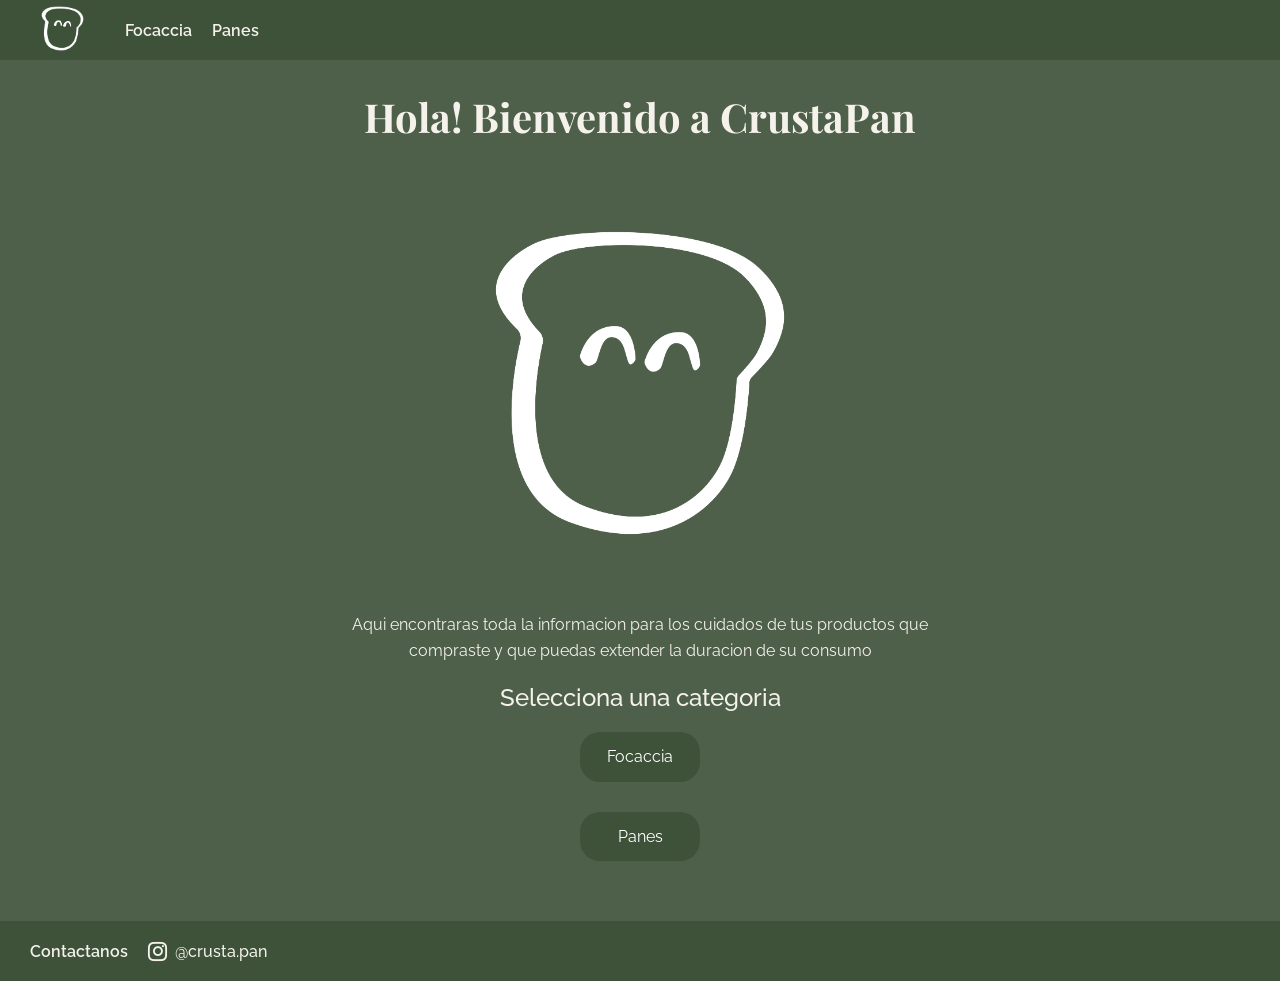
<file: index.html>
<!DOCTYPE html>
<html lang="es">
<head>
    <link rel="icon" href="Imagenes/AhaConvert_PANCITO_BLANCO.ico">
    <meta charset="UTF-8">
    <meta name="viewport" content="width=device-width, initial-scale=1.0">
    <link rel="stylesheet" href="Css/style.css">
    <link rel="stylesheet" href="https://cdn.jsdelivr.net/npm/bootstrap-icons@1.11.3/font/bootstrap-icons.min.css">
    <title>CrustaPan</title>
</head>
<body>
    <header class="navbar">
        <div class="navbar-logo">
            <a href="index.html"><img src="Imagenes/PANCITO_BLANCO.png" alt="PANCITO_BLANCO"></a>
        </div>
        <nav class="navbar-menu">
            <a href="Focaccia/index.html">Focaccia</a>
            <a href="Panes/index.html">Panes</a>
        </nav>
    </header>
    <div id="inicio">
        <h1>Hola! Bienvenido a CrustaPan</h1>
        <div class="inicio-logo">
            <img src="Imagenes/PANCITO_BLANCO.png" alt="PANCITO_BLANCO">
        </div>
        <p>
            Aqui encontraras toda la informacion para los cuidados de tus productos que compraste 
            y que puedas extender la duracion de su consumo
        </p>
        <h2>Selecciona una categoria</h2>
        <a href="Focaccia/index.html">Focaccia</a>
        <a href="Panes/index.html">Panes</a>
    </div>
    <footer>
        <p>Contactanos</p>
        <a href="https://www.instagram.com/crusta.pan/"><i class="bi bi-instagram"></i>@crusta.pan</a>
    </footer>
</body>

</html>
</file>
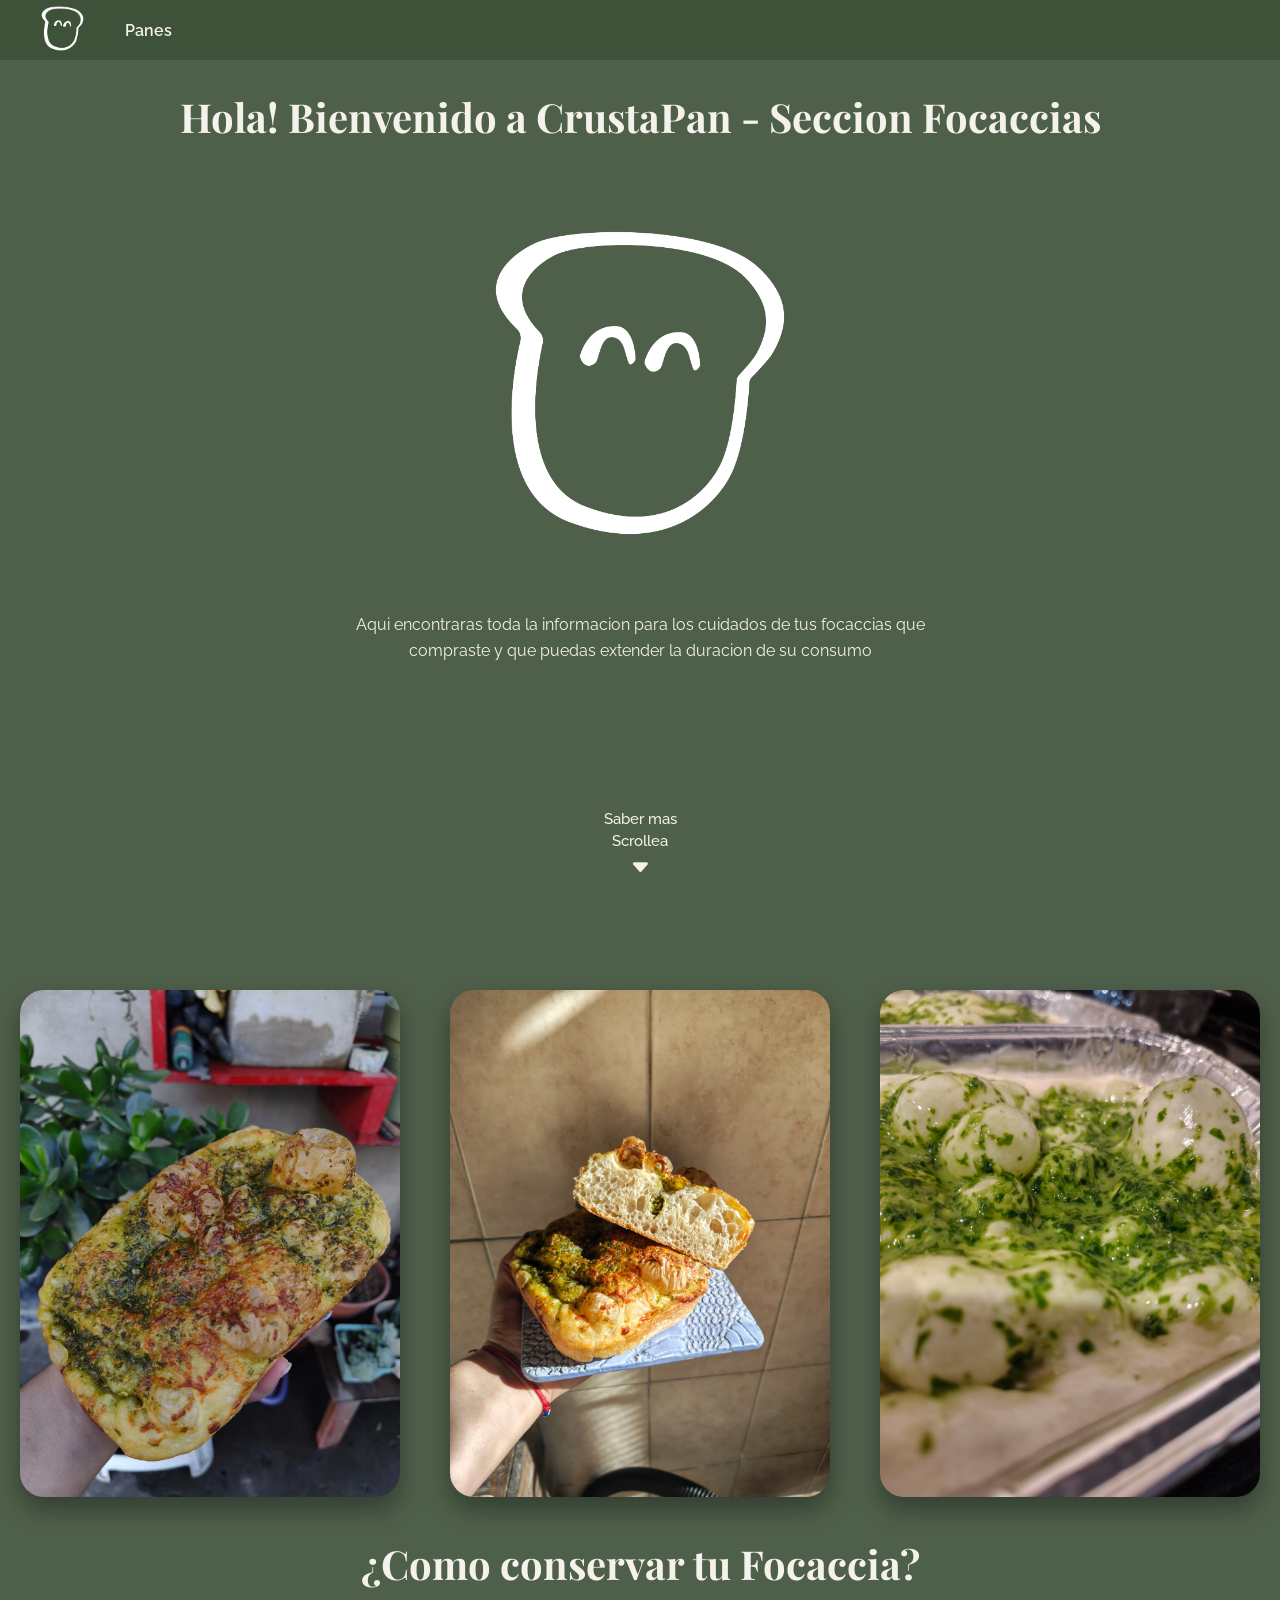
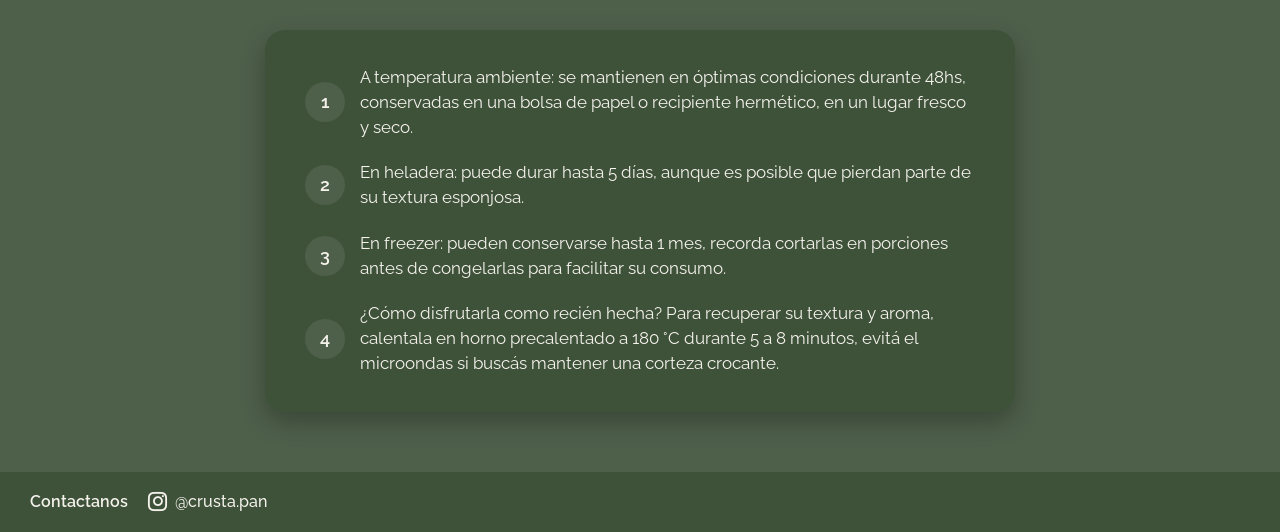
<file: Focaccia/index.html>
<!DOCTYPE html>
<html lang="es">
<head>
    <link rel="icon" href="../Imagenes/AhaConvert_PANCITO_BLANCO.ico">
    <meta charset="UTF-8">
    <meta name="viewport" content="width=device-width, initial-scale=1.0">
    <link rel="stylesheet" href="../Css/style.css">
    <link rel="stylesheet" href="https://cdn.jsdelivr.net/npm/bootstrap-icons@1.11.3/font/bootstrap-icons.min.css">
    <title>CrustaPan - Focaccia</title>
</head>
<body>
    <header class="navbar">
        <div class="navbar-logo">
            <a href="../index.html"><img src="../Imagenes/PANCITO_BLANCO.png" alt="PANCITO_BLANCO"></a>
        </div>
        <nav class="navbar-menu">
            <a href="../Panes/index.html">Panes</a>
        </nav>
    </header>
    
    <div id="inicio">
        <h1>Hola! Bienvenido a CrustaPan - Seccion Focaccias</h1>
        <div class="inicio-logo">
            <img src="../Imagenes/PANCITO_BLANCO.png" alt="PANCITO_BLANCO">
        </div>
        <p>
            Aqui encontraras toda la informacion para los cuidados de tus focaccias que compraste 
            y que puedas extender la duracion de su consumo
        </p>

        <div class="scroll">
            <h3>Saber mas</h3>
            <h3>Scrollea</h3>
            <i class="bi bi-caret-down-fill"></i>
        </div>
    </div>

    <div class="cuidados">
        <div class="galeria-imagenes">
            <img src="ImagenesFocaccia/Focaccia1.jpeg" alt="Focaccia1">
            <img src="ImagenesFocaccia/Foccacia2.jpeg" alt="Foccacia2">
            <img src="ImagenesFocaccia/Focaccia3.jpeg" alt="Foccacia3">
        </div>
        <h1>¿Como conservar tu Focaccia?</h1>
        <ol>
            <li>
                A temperatura ambiente: 
                se mantienen en óptimas condiciones durante 48hs, conservadas en una bolsa de papel o recipiente hermético, 
                en un lugar fresco y seco.
            </li>
            <li>
                En heladera: puede durar hasta 5 días, aunque es posible que pierdan parte de su textura esponjosa.
            </li>
            <li>En freezer: pueden conservarse hasta 1 mes, recorda cortarlas en porciones antes de congelarlas para facilitar su consumo.</li>
            <li>
                ¿Cómo disfrutarla como recién hecha?
                Para recuperar su textura y aroma, calentala en horno precalentado a 180 °C durante 5 a 8 minutos, 
                evitá el microondas si buscás mantener una corteza crocante.
            </li>
        </ol>
    </div>

    <footer>
        <p>Contactanos</p>
        <a href="https://www.instagram.com/crusta.pan/"><i class="bi bi-instagram"></i>@crusta.pan</a>
    </footer>
</body>
</html>
</file>
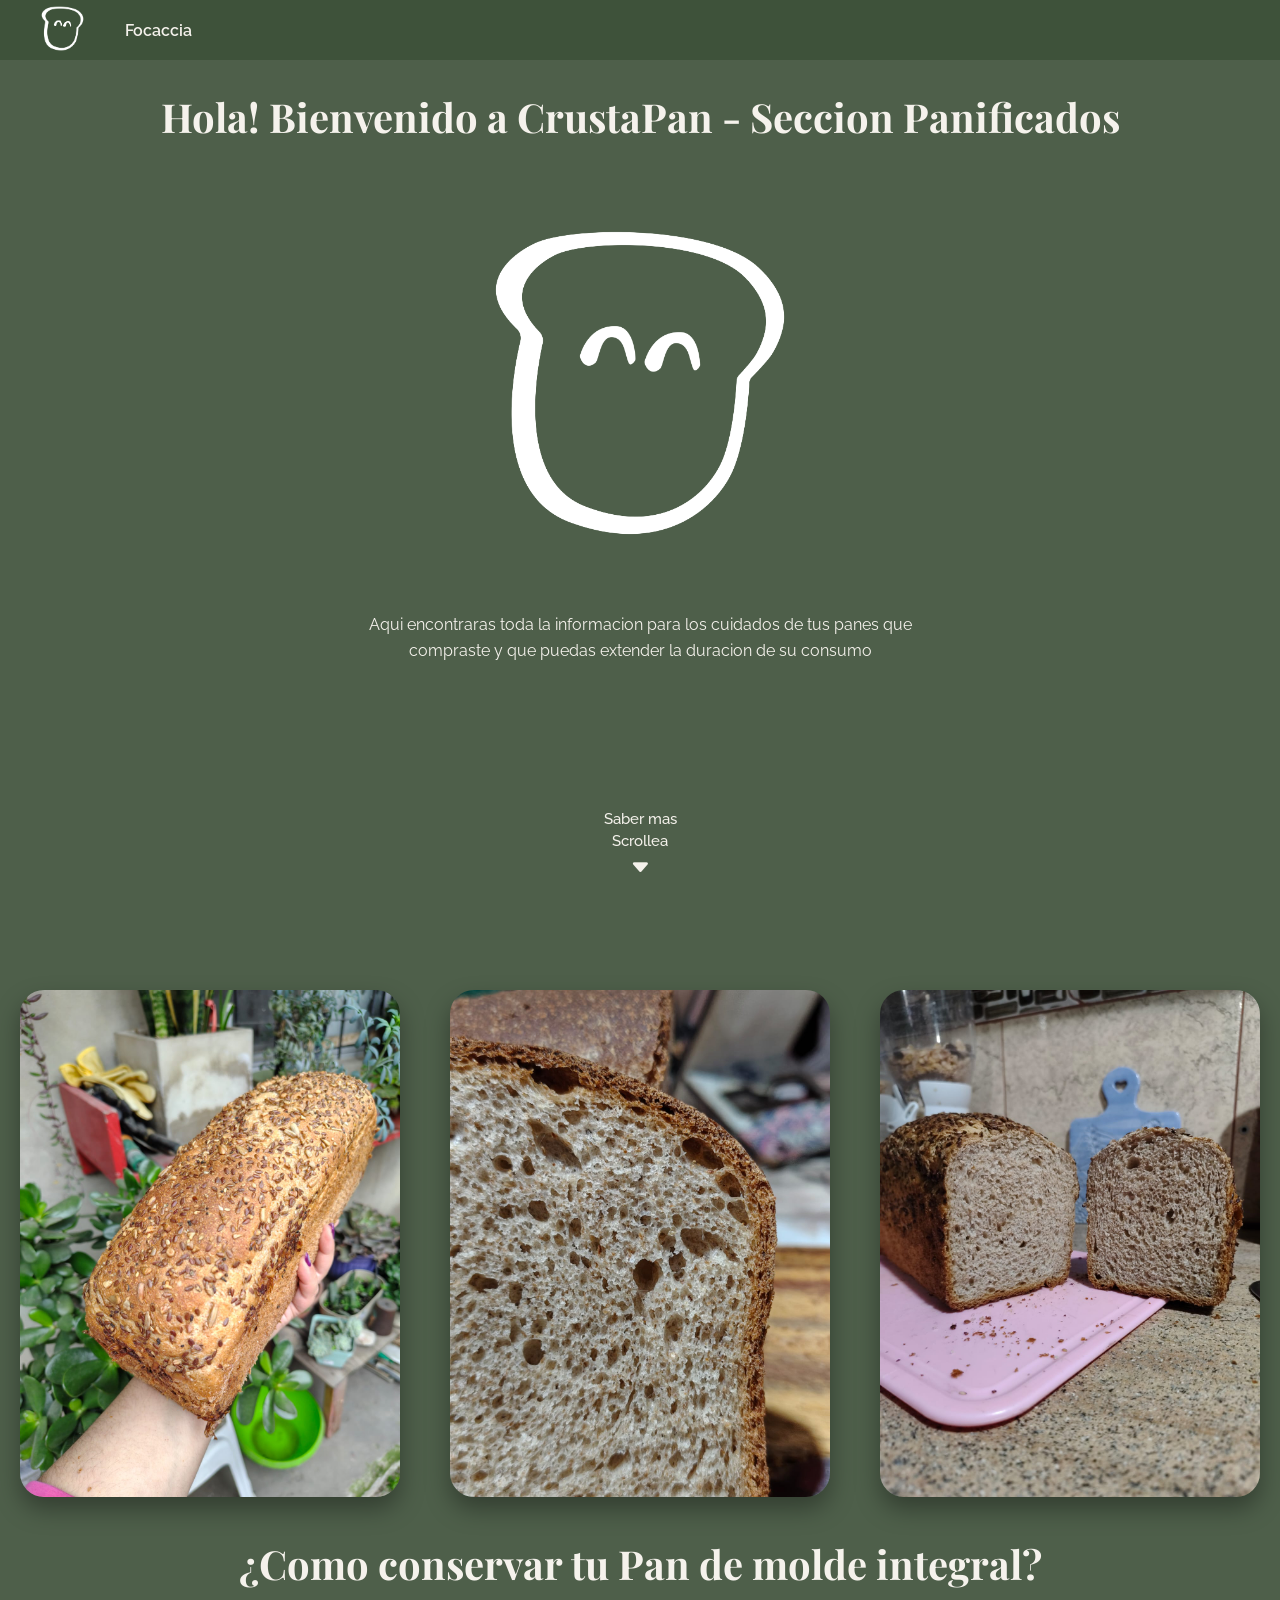
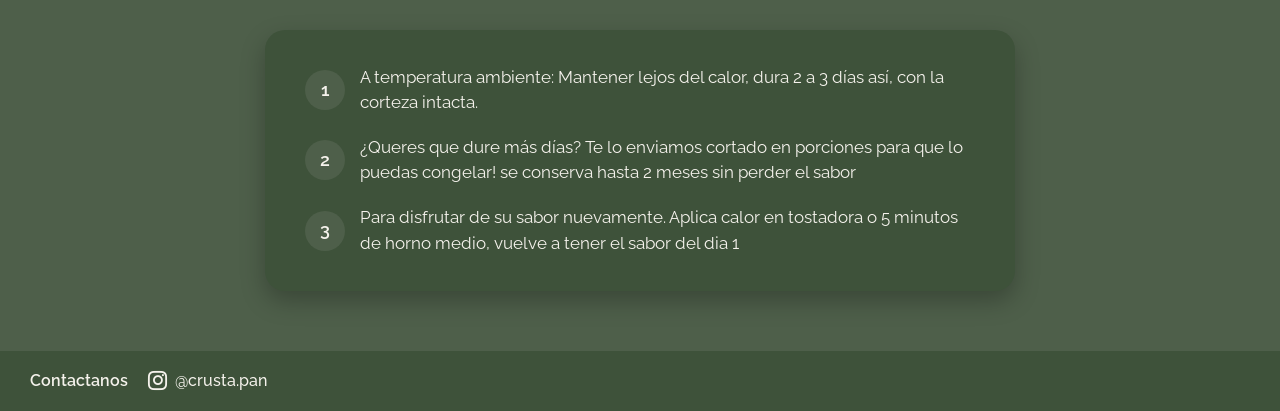
<file: Panes/index.html>
<!DOCTYPE html>
<html lang="es">
<head>
    <link rel="icon" href="../Imagenes/AhaConvert_PANCITO_BLANCO.ico">
    <meta charset="UTF-8">
    <meta name="viewport" content="width=device-width, initial-scale=1.0">
    <link rel="stylesheet" href="../Css/style.css">
    <link rel="stylesheet" href="https://cdn.jsdelivr.net/npm/bootstrap-icons@1.11.3/font/bootstrap-icons.min.css">
    <title>CrustaPan - Panes</title>
</head>
<body>
    <header class="navbar">
        <div class="navbar-logo">
            <a href="../index.html"><img src="../Imagenes/PANCITO_BLANCO.png" alt="PANCITO_BLANCO"></a>
        </div>
        <nav class="navbar-menu">
            <a href="../Focaccia/index.html">Focaccia</a>
        </nav>
    </header>
    
    <div id="inicio">
        <h1>Hola! Bienvenido a CrustaPan - Seccion Panificados</h1>
        <div class="inicio-logo">
            <img src="../Imagenes/PANCITO_BLANCO.png" alt="PANCITO_BLANCO">
        </div>
        <p>
            Aqui encontraras toda la informacion para los cuidados de tus panes que compraste 
            y que puedas extender la duracion de su consumo
        </p>

        <div class="scroll">
            <h3>Saber mas</h3>
            <h3>Scrollea</h3>
            <i class="bi bi-caret-down-fill"></i>
        </div>
    </div>

    <div class="cuidados">
        <div class="galeria-imagenes">
            <img src="ImagenesPanes/Pan1.jpeg" alt="Pan1">
            <img src="ImagenesPanes/Pan2.jpeg" alt="Pan2">
            <img src="ImagenesPanes/Pan3.jpeg" alt="Pan3">
        </div>
        <h1>¿Como conservar tu Pan de molde integral?</h1>
        <ol>
            <li>A temperatura ambiente: Mantener lejos del calor, dura 2 a 3 días así, con la corteza intacta.</li>
            <li>
                ¿Queres que dure más días?
                Te lo enviamos cortado en porciones para que lo puedas congelar!  se conserva hasta 2 meses sin perder el sabor
            </li>
            <li>Para disfrutar de su sabor nuevamente. Aplica calor en tostadora o 5 minutos de horno medio, vuelve a tener el sabor del dia 1</li>
        </ol>
    </div>

    <footer>
        <p>Contactanos</p>
        <a href="https://www.instagram.com/crusta.pan/"><i class="bi bi-instagram"></i>@crusta.pan</a>
    </footer>
</body>
</html>
</file>
<file: Css/style.css>
@import url('https://fonts.googleapis.com/css2?family=Playfair+Display:ital,wght@0,400..900;1,400..900&family=Raleway:wght@400;500;600&display=swap');

/* --- RESET GLOBAL --- */
* {
    box-sizing: border-box;
    margin: 0;
    padding: 0;
}

body {
    background-color: #4e5f4a;
    color: #f5f2ec;
    font-family: 'Raleway', sans-serif;
    overflow-x: hidden;
}

/* --- NAVBAR --- */
.navbar {
    background-color: #3e523a;
    width: 100%;
    height: 60px;
    padding: 0 30px;
    display: flex;
    justify-content: flex-start; 
    align-items: center;
    gap: 30px;
    position: fixed;
    top: 0;
    left: 0;
    z-index: 1000;
}

.navbar-logo {
    display: flex;
    align-items: center;    
    height: 100%;
    max-width: fit-content;
    box-shadow: none;
}

.navbar-logo img {
    max-height: 65px;
    width: auto;
    object-fit: contain;
}

.navbar-menu {
    display: flex;
    align-items: center;
    gap: 20px;
}

.navbar-menu a {
    color: #f5f2ec;
    text-decoration: none;
    font-weight: 600;
    font-size: 1rem;
    transition: opacity 0.2s ease;
}

.navbar-menu a:hover {
    opacity: 0.8;
}

/* --- SECCIÓN INICIO --- */
#inicio {
    min-height: 100vh;
    display: flex;
    flex-direction: column;
    /* Cambiamos 'center' por 'flex-start' para controlar la distancia superior con el padding */
    justify-content: flex-start; 
    align-items: center;
    text-align: center;
    /* 60px de la navbar + 30px de espacio libre = 90px superior constante */
    padding: 90px 20px 40px 20px; 
    position: relative;
}

#inicio h1 {
    font-family: 'Playfair Display', serif;
    font-size: 2.5rem;
    margin-bottom: 15px;
}

#inicio h2 {
    font-family: 'Raleway', sans-serif;
    font-weight: 500;
    font-size: 1.5rem;
    margin-bottom: 10px;
}

#inicio p {
    font-family: 'Raleway', sans-serif;
    font-weight: 400;
    max-width: 600px;
    line-height: 1.6;
    margin-bottom: 20px;
}

#inicio a {
    font-family: 'Raleway', sans-serif;
    font-weight: 400;
    max-width: 120px;
    line-height: 1.6;
    margin-bottom: 20px;
    text-decoration: none;
    color:#f5f2ec;
    width: 100%;
    padding: 12px;
    background-color: #3e523a;
    color: #ffffff;
    border: none;
    border-radius: 20px;
    font-size: 16px;
    cursor: pointer;
    margin-top: 10px;
}

#inicio a:hover {
    background-color: #0f2509;
}

.inicio-logo img {
    max-width: 200px; /* Cambiado de 450px a 200px */
    width: 100%;
    height: auto;
    object-fit: contain;
}

.inicio-logo img {
    max-width: 450px;
    width: 100%;
    height: auto;
    object-fit: contain;
}

/* --- INDICADOR DE SCROLL --- */
.scroll {
    position: absolute;
    bottom: 20px;
    left: 50%;
    transform: translateX(-50%);
    display: flex;
    flex-direction: column;
    align-items: center;
    text-align: center;
    z-index: 10;
}

.scroll h3 {
    font-family: 'Raleway', sans-serif;
    font-weight: 500;
    margin: 2px 0;
    font-size: 0.95rem;
}

.scroll i {
    font-size: 1.3rem;
    margin-top: 3px;
}

/* --- SECCIÓN CUIDADOS E IMÁGENES --- */
.cuidados {
    min-height: 100vh;
    display: flex;
    flex-direction: column;
    justify-content: flex-start;
    align-items: center;
    text-align: center;
    /* Usamos EXACTAMENTE la misma distancia de arriba */
    padding: 90px 20px 60px 20px; 
    gap: 30px;
}
.galeria-imagenes {
    display: flex;
    justify-content: center;
    align-items: center;
    flex-wrap: wrap;
    gap: 50px;
}

.galeria-imagenes img {
    max-width: 380px;
    width: 100%;
    height: auto;
    border-radius: 24px;
    box-shadow: 0 12px 25px rgba(0, 0, 0, 0.35);
    transition: transform 0.3s ease, box-shadow 0.3s ease;
}

.cuidados p {
    font-family: 'Raleway', sans-serif;
    font-weight: 400;
    max-width: 750px;
    line-height: 1.8;
    font-size: 1.1rem;
    color: #f5f2ec;
}

.cuidados h1 {
    font-family: 'Playfair Display', serif;
    font-size: 2.5rem;
    margin-top: 10px;
    margin-bottom: 10px;
}

/* --- LISTA --- */
.cuidados ol {
    list-style: none;
    counter-reset: pasito;
    background-color: #3e523a;
    max-width: 750px;
    width: 100%;
    padding: 35px 40px;
    border-radius: 20px;
    box-shadow: 0 10px 25px rgba(0, 0, 0, 0.25);
    display: flex;
    flex-direction: column;
    gap: 20px;
    text-align: left;
}

.cuidados ol li {
    counter-increment: pasito;
    display: flex;
    align-items: center;
    gap: 15px;
    font-size: 1.05rem;
    line-height: 1.5;
}

.cuidados ol li::before {
    content: counter(pasito);
    background-color: #4e5f4a;
    color: #f5f2ec;
    font-weight: 600;
    font-size: 1.1rem;
    width: 40px;
    height: 40px;
    min-width: 40px;
    border-radius: 50%;
    display: flex;
    justify-content: center;
    align-items: center;
}

/* --- FOOTER --- */
footer {
    background-color: #3e523a;
    width: 100%;
    height: 60px;
    padding: 0 30px;
    display: flex;
    justify-content: flex-start;
    align-items: center;
    gap: 20px;
}

footer p {
    font-family: 'Raleway', sans-serif;
    font-weight: 600;
    font-size: 1rem;
}

footer a {
    color: #f5f2ec;
    text-decoration: none;
    font-weight: 500;
    font-size: 1rem;
    display: flex;
    align-items: center;
    gap: 8px;
    transition: opacity 0.2s ease;
}

footer a:hover {
    opacity: 0.8;
}

footer i {
    font-size: 1.2rem;
}

/* --- RESPONSIVE --- */
@media (max-width: 1024px) {
    .galeria-imagenes {
        gap: 30px;
    }

    .galeria-imagenes img {
        max-width: 300px; 
    }

    #inicio h1 {
        font-size: 2.2rem;
    }
}

@media (max-width: 720px) {
    .scroll {
        position: relative;   /* Permite que fluya naturalmente al fondo */
        bottom: auto;
        left: auto;
        transform: none;
        margin-top: 15px;     /* Margen de seguridad con el elemento superior */
    }

    .scroll h3 {
        font-size: 0.85rem;   /* Tamaño sutil para evitar que ocupe demasiado alto */
    }

    .scroll i {
        font-size: 1.1rem;
    }
    .navbar {
        padding: 0 15px;
        gap: 20px;
    }

    #inicio h1 {
        font-size: 1.8rem;
    }

    #inicio h2 {
        font-size: 1.2rem;
    }

    #inicio p {
        font-size: 0.95rem;
    }

    .cuidados {
        padding: 70px 15px 40px 15px; /* Reducimos a un punto medio en celulares */
        gap: 30px;
    }

    .galeria-imagenes {
        flex-direction: column;
        gap: 25px;
    }

    .galeria-imagenes img {
        max-width: 85%;
        border-width: 4px;
    }

    .cuidados p {
        font-size: 0.95rem;
        line-height: 1.6;
    }

    .cuidados ol {
        padding: 25px 20px;
    }

    .cuidados ol li {
        font-size: 0.95rem;
        gap: 12px;
    }

    .cuidados ol li::before {
        width: 35px;
        height: 35px;
        min-width: 35px;
        font-size: 0.95rem;
    }

    footer {
        padding: 0 15px;
        gap: 15px;
    }

    footer p, 
    footer a {
        font-size: 0.9rem;
    }

    #inicio,
    .cuidados {
        min-height: 100dvh;
        display: flex;
        flex-direction: column;
        justify-content: space-between; /* Distribuye el espacio para empujar el scroll abajo */
        align-items: center;
        padding-top: 80px;    /* Espacio justo respecto a la navbar */
        padding-bottom: 20px; /* Margen inferior para que no quede pegado al borde físico */
    }
}
</file>
